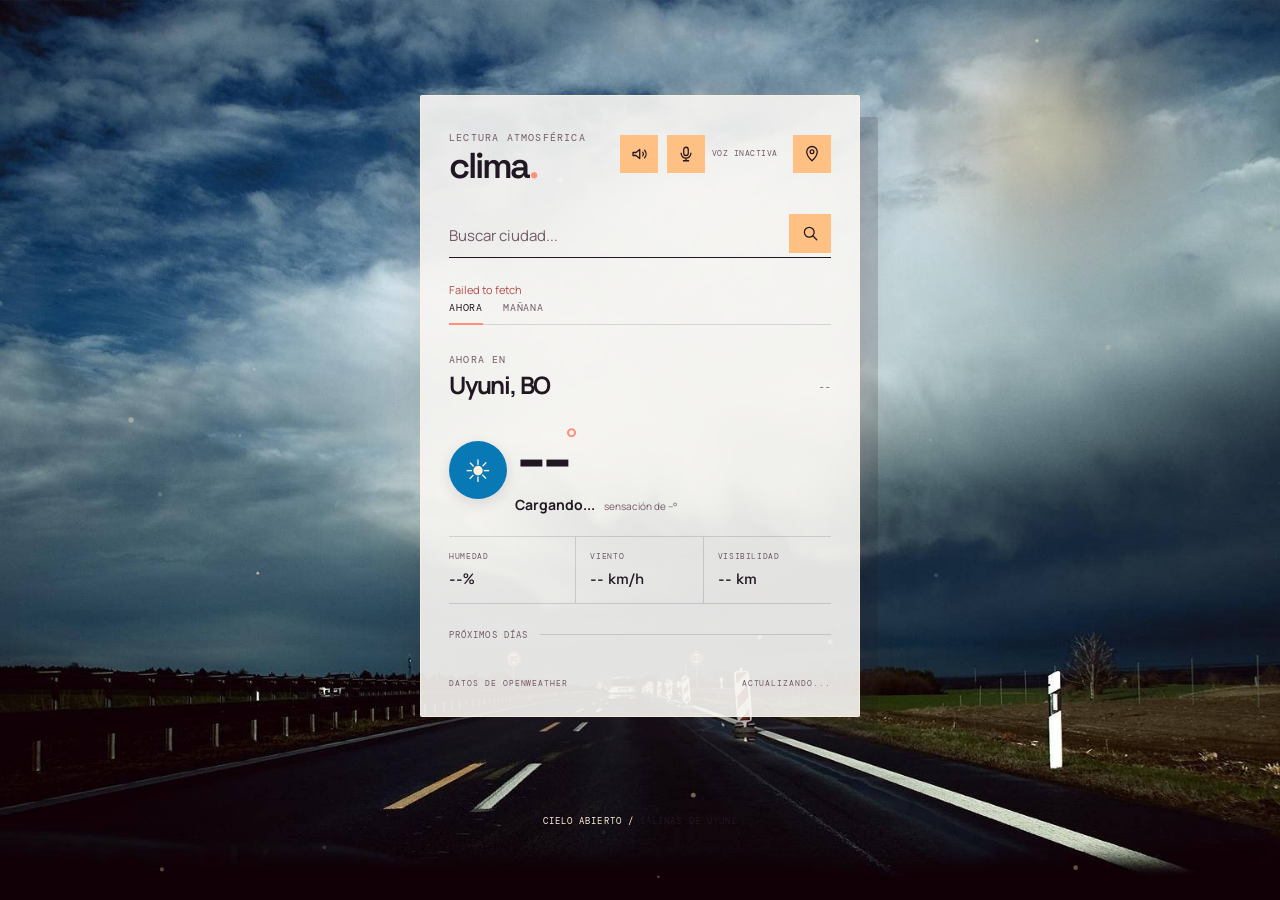
<file: clima/index.html>
<!doctype html>
<html lang="es">
  <head>
    <meta charset="UTF-8" />
    <meta name="viewport" content="width=device-width, initial-scale=1.0" />
    <meta name="theme-color" content="#0879b5" />
    <title>Clima · Uyuni</title>
    <link rel="preconnect" href="https://fonts.googleapis.com" />
    <link rel="preconnect" href="https://fonts.gstatic.com" crossorigin />
    <link href="https://fonts.googleapis.com/css2?family=DM+Mono:wght@400;500&family=Manrope:wght@400;500;600;700;800&family=Space+Grotesk:wght@400;500;600&display=swap" rel="stylesheet" />
    <link rel="stylesheet" href="styles.css" />
  </head>
  <body>
    <main class="weather-shell">
      <div class="sun-mark" aria-hidden="true"></div>
      <div class="weather-effects" id="weather-effects" aria-hidden="true">
        <canvas id="weather-canvas"></canvas>
      </div>
      <section class="weather-card" aria-labelledby="app-title">
        <header class="card-header">
          <div class="brand-lockup">
            <span class="brand-kicker">lectura atmosférica</span>
            <h1 id="app-title">clima<span>.</span></h1>
          </div>
          <div class="header-tools">
            <button class="sound-button" id="sound-button" type="button" aria-label="Activar sonido ambiente" title="Activar sonido ambiente">
              <svg viewBox="0 0 24 24" aria-hidden="true"><path d="M4 10v4h4l5 4V6l-5 4H4Z" /><path class="sound-wave" d="M17 9.5a4 4 0 0 1 0 5M19.5 7a7.5 7.5 0 0 1 0 10" /></svg>
            </button>
            <div class="voice-tool" id="voice-tool">
              <button class="voice-button" id="voice-button" type="button" aria-label="Activar comandos de voz" title="Activar comandos de voz">
                <svg viewBox="0 0 24 24" aria-hidden="true"><rect x="9" y="3" width="6" height="11" rx="3" /><path d="M5.5 11a6.5 6.5 0 0 0 13 0M12 18v3M8.5 21h7" /></svg>
              </button>
              <span class="voice-state" id="voice-state">voz inactiva</span>
            </div>
            <button class="location-button" id="location-button" type="button" aria-label="Usar mi ubicación" title="Usar mi ubicación">
              <svg viewBox="0 0 24 24" aria-hidden="true"><path d="M12 21s7-6.1 7-12a7 7 0 1 0-14 0c0 5.9 7 12 7 12Z" /><circle cx="12" cy="9" r="2.5" /></svg>
            </button>
          </div>
        </header>

        <form class="search-form" id="search-form" role="search">
          <label class="sr-only" for="city-input">Buscar ciudad</label>
          <input id="city-input" name="city" type="search" placeholder="Buscar ciudad..." autocomplete="off" />
          <button type="submit" aria-label="Buscar clima" title="Buscar clima">
            <svg viewBox="0 0 24 24" aria-hidden="true"><circle cx="11" cy="11" r="6.5" /><path d="m16 16 5 5" /></svg>
          </button>
        </form>

        <div class="status" id="status" role="status" aria-live="polite"></div>

        <div class="weather-tabs" role="tablist" aria-label="Vista del clima">
          <button class="weather-tab is-active" id="now-tab" type="button" role="tab" aria-selected="true" aria-controls="weather-content">Ahora</button>
          <button class="weather-tab" id="tomorrow-tab" type="button" role="tab" aria-selected="false" aria-controls="weather-content">Mañana</button>
        </div>

        <div class="weather-content" id="weather-content">
          <div class="place-row">
            <div>
              <p class="eyebrow" id="view-label">ahora en</p>
              <h2 id="city-name">Uyuni, BO</h2>
            </div>
            <p class="date" id="current-date">--</p>
          </div>

          <div class="main-reading">
            <div class="weather-icon" id="weather-icon" aria-hidden="true">☀</div>
            <div class="temperature-wrap">
              <span class="temperature" id="temperature">--</span><span class="degree">°</span>
            </div>
            <div class="condition-wrap">
              <p id="condition">Cargando...</p>
              <span id="feels-like">sensación de --°</span>
            </div>
          </div>

          <div class="metrics" aria-label="Detalles del clima">
            <div class="metric"><span>humedad</span><strong id="humidity">--%</strong></div>
            <div class="metric"><span>viento</span><strong id="wind">-- km/h</strong></div>
            <div class="metric"><span>visibilidad</span><strong id="visibility">-- km</strong></div>
          </div>

          <div class="forecast-heading"><span id="forecast-title">próximos días</span><span class="forecast-rule"></span></div>
          <div class="forecast" id="forecast" aria-label="Pronóstico de los próximos días"></div>
        </div>

        <footer class="card-footer">
          <span>datos de OpenWeather</span>
          <span id="updated-at">actualizando...</span>
        </footer>
      </section>
      <p class="page-note">cielo abierto / <span>salinas de uyuni</span></p>
      <audio id="ambient-audio" loop preload="metadata" src="sonido/C%C3%B3mo%20Est%C3%A1%20El%20Clima_%20%28Versi%C3%B3n%20T%C3%ADtere%29%20%20Canciones%20Infantiles.mp3"></audio>
    </main>
    <script src="app.js"></script>
  </body>
</html>
</file>
<file: clima/styles.css>
:root {
  --sky: #0879b5;
  --cyan: #55bdd6;
  --coral: #ff9077;
  --peach: #ffc084;
  --lilac: #b89aa8;
  --lavender: #ded2d4;
  --ink: #211722;
  --cream: #fff0dc;
  --paper: #f7f5f1;
  --muted: #735a68;
  --line: rgba(33, 23, 34, 0.15);
}

* { box-sizing: border-box; }

body {
  margin: 0;
  min-width: 320px;
  overflow-x: hidden;
  color: var(--ink);
  background: var(--sky);
  font-family: "Manrope", sans-serif;
}

button, input { font: inherit; }
button { cursor: pointer; }

.weather-shell {
  min-height: 100vh;
  position: relative;
  overflow: hidden;
  display: grid;
  place-items: center;
  padding: 56px 20px 34px;
  background: url("imagen/wp13019355.jpg") center / cover no-repeat;
}

.weather-effects {
  position: absolute;
  inset: 0;
  z-index: 0;
  pointer-events: none;
  overflow: hidden;
}

#weather-canvas {
  position: absolute;
  inset: 0;
  width: 100%;
  height: 100%;
  display: block;
  pointer-events: none;
}

.weather-shell::before {
  content: "";
  position: absolute;
  inset: 0;
  pointer-events: none;
  z-index: 0;
  opacity: 1;
  transition: background 1s ease, opacity 1s ease;
}

.weather-shell::after {
  content: "";
  position: absolute;
  inset: 0;
  pointer-events: none;
  z-index: 1;
  background: rgba(255, 252, 245, 0.8);
  opacity: 0;
  transition: opacity 0.08s ease;
}

.weather-shell.is-flash::after {
  opacity: 0.85;
}

/* Dynamic atmospheric overlays based on weather */
.weather-shell.is-clear-day::before {
  background: radial-gradient(ellipse at 85% 15%, rgba(255, 192, 132, 0.25) 0%, rgba(85, 189, 214, 0.1) 50%, rgba(8, 121, 181, 0.15) 100%);
}
.weather-shell.is-clear-night::before {
  background: radial-gradient(ellipse at 75% 20%, rgba(30, 45, 90, 0.65) 0%, rgba(10, 15, 30, 0.78) 100%);
}
.weather-shell.is-clouds::before {
  background: linear-gradient(180deg, rgba(140, 160, 180, 0.3) 0%, rgba(180, 195, 210, 0.18) 100%);
}
.weather-shell.is-rain::before {
  background: linear-gradient(180deg, rgba(20, 35, 55, 0.42) 0%, rgba(45, 65, 85, 0.28) 100%);
}
.weather-shell.is-thunderstorm::before {
  background: linear-gradient(180deg, rgba(15, 18, 30, 0.68) 0%, rgba(35, 30, 50, 0.5) 100%);
}
.weather-shell.is-snow::before {
  background: linear-gradient(180deg, rgba(190, 220, 245, 0.3) 0%, rgba(230, 240, 255, 0.18) 100%);
}
.weather-shell.is-mist::before {
  background: linear-gradient(180deg, rgba(215, 225, 235, 0.44) 0%, rgba(195, 205, 215, 0.32) 100%);
}

.sun-mark {
  display: none;
}

.weather-card {
  position: relative;
  z-index: 1;
  width: min(100%, 440px);
  min-width: 0;
  overflow: hidden;
  padding: 28px;
  border: 1px solid rgba(255, 240, 220, .75);
  border-radius: 2px;
  background: rgba(247, 245, 241, .91);
  box-shadow: 18px 22px 0 rgba(33, 23, 34, .17), 0 24px 60px rgba(33, 23, 34, .18);
  animation: card-in .7s cubic-bezier(.2, .8, .2, 1) both;
}

.card-header, .place-row, .card-footer, .forecast-heading { display: flex; align-items: center; justify-content: space-between; min-width: 0; }
.brand-lockup { min-width: 0; }
.header-tools { display: flex; align-items: center; gap: 9px; }
.brand-kicker, .eyebrow, .date, .metric span, .forecast-heading, .card-footer, .page-note {
  font-family: "DM Mono", monospace;
  text-transform: uppercase;
  letter-spacing: .12em;
  font-size: 10px;
}
.brand-kicker { color: var(--muted); }
h1 { margin: 4px 0 0; font-family: "Space Grotesk", sans-serif; font-size: 36px; line-height: .9; letter-spacing: -.06em; font-weight: 600; }
h1 span { color: var(--coral); }
.location-button, .voice-button, .sound-button, .search-form button { border: 0; display: grid; place-items: center; color: var(--ink); background: var(--peach); transition: transform .2s, background .2s; }
.location-button { width: 38px; height: 38px; }
.voice-button { width: 38px; height: 38px; }
.sound-button { width: 38px; height: 38px; }
.location-button:hover, .voice-button:hover, .sound-button:hover, .search-form button:hover { transform: translateY(-2px); background: var(--coral); }
.sound-button.is-on { color: var(--cream); background: var(--sky); }
.sound-button.is-on .sound-wave { animation: sound-wave 1.1s ease-in-out infinite; transform-origin: 17px 12px; }
.voice-tool { display: flex; align-items: center; gap: 7px; }
.voice-state { width: 72px; max-width: 72px; overflow-wrap: anywhere; color: var(--muted); font-family: "DM Mono", monospace; font-size: 8px; line-height: 1.15; text-transform: uppercase; letter-spacing: .06em; }
.voice-tool.is-listening .voice-button { color: var(--cream); background: var(--sky); animation: voice-pulse 1.3s ease-in-out infinite; }
.voice-tool.is-processing .voice-button { background: var(--cyan); }
.voice-tool.is-speaking .voice-button { background: var(--coral); }
.voice-button:focus-visible { outline: 2px solid var(--sky); outline-offset: 3px; }
svg { width: 18px; height: 18px; fill: none; stroke: currentColor; stroke-width: 1.7; stroke-linecap: round; stroke-linejoin: round; }

.search-form { display: flex; margin: 31px 0 24px; border-bottom: 1px solid var(--ink); }
.search-form input { min-width: 0; flex: 1; border: 0; outline: 0; padding: 11px 0; color: var(--ink); background: transparent; font-size: 15px; }
.search-form input::placeholder { color: var(--muted); }
.search-form button { width: 42px; height: 39px; margin-bottom: 4px; }
.status { min-height: 17px; color: #ae4d4b; font-size: 11px; }
.weather-tabs { display: flex; gap: 20px; margin: 2px 0 25px; border-bottom: 1px solid var(--line); }
.weather-tab {
  position: relative;
  border: 0;
  padding: 0 0 10px;
  color: var(--muted);
  background: transparent;
  font-family: "DM Mono", monospace;
  font-size: 10px;
  letter-spacing: .08em;
  text-transform: uppercase;
  transition: color 0.25s ease;
}
.weather-tab::after {
  content: "";
  position: absolute;
  right: 0;
  bottom: -1px;
  left: 0;
  height: 2px;
  background: transparent;
  transform: scaleX(0);
  transition: background-color 0.25s ease, transform 0.25s cubic-bezier(0.2, 0.8, 0.2, 1);
}
.weather-tab.is-active { color: var(--ink); }
.weather-tab.is-active::after {
  background: var(--coral);
  transform: scaleX(1);
}
.weather-tab:focus-visible { outline: 2px solid var(--sky); outline-offset: 4px; }

.weather-content {
  transition: opacity 0.25s cubic-bezier(0.2, 0.8, 0.2, 1), transform 0.25s cubic-bezier(0.2, 0.8, 0.2, 1);
  transform-origin: top center;
}
.weather-content.is-transitioning {
  opacity: 0;
  transform: translateY(6px) scale(0.985);
}

.place-row { align-items: end; padding-top: 3px; }
.eyebrow { margin: 0 0 7px; color: var(--muted); }
h2 { margin: 0; font-size: 24px; line-height: 1; letter-spacing: -.05em; }
.date { margin: 0 0 3px; color: var(--muted); font-size: 9px; }

.main-reading { display: grid; grid-template-columns: 66px 1fr; grid-template-rows: auto auto; align-items: center; padding: 30px 0 22px; }
.weather-icon {
  grid-row: span 2;
  width: 58px;
  height: 58px;
  display: grid;
  place-items: center;
  border-radius: 50%;
  color: var(--cream);
  background: var(--sky);
  font-size: 31px;
  line-height: 1;
  box-shadow: 0 4px 14px rgba(33, 23, 34, 0.12);
  transition: transform 0.4s cubic-bezier(0.2, 0.8, 0.2, 1), background 0.4s ease, box-shadow 0.4s ease;
}

/* Micro-animations tailored to condition */
.weather-icon.anim-sun {
  background: linear-gradient(135deg, #ff9077, #ffc084);
  animation: icon-sun-pulse 4s ease-in-out infinite alternate;
}
.weather-icon.anim-moon {
  background: linear-gradient(135deg, #252e4d, #49587e);
  animation: icon-moon-glow 4s ease-in-out infinite alternate;
}
.weather-icon.anim-cloud {
  background: linear-gradient(135deg, #6c8096, #96abba);
  animation: icon-cloud-drift 3.8s ease-in-out infinite;
}
.weather-icon.anim-rain {
  background: linear-gradient(135deg, #0879b5, #55bdd6);
  animation: icon-rain-bob 2.4s ease-in-out infinite;
}
.weather-icon.anim-snow {
  background: linear-gradient(135deg, #4f96ba, #a3d5e8);
  animation: icon-snow-wobble 3.5s ease-in-out infinite;
}
.weather-icon.anim-thunder {
  background: linear-gradient(135deg, #382c47, #684f7b);
  animation: icon-thunder-buzz 3s ease-in-out infinite;
}
.weather-icon.anim-mist {
  background: linear-gradient(135deg, #788b99, #b5c3cc);
  animation: icon-mist-wave 4s ease-in-out infinite;
}

.temperature-wrap { line-height: .8; }
.temperature { font-family: "Space Grotesk", sans-serif; font-size: 74px; font-weight: 500; letter-spacing: -.1em; }
.degree { vertical-align: top; font-family: "Space Grotesk", sans-serif; font-size: 29px; color: var(--coral); }
.condition-wrap { display: flex; align-items: baseline; gap: 9px; margin-top: 9px; }
.condition-wrap p { margin: 0; font-size: 14px; font-weight: 700; }
.condition-wrap span { color: var(--muted); font-size: 10px; }

.metrics { display: grid; grid-template-columns: repeat(3, 1fr); border-top: 1px solid var(--line); border-bottom: 1px solid var(--line); }
.metric { padding: 14px 8px 14px 0; border-right: 1px solid var(--line); }
.metric:not(:first-child) { padding-left: 14px; }
.metric:last-child { border: 0; }
.metric span { display: block; margin-bottom: 6px; color: var(--muted); font-size: 8px; letter-spacing: .08em; }
.metric strong { font-family: "Space Grotesk", sans-serif; font-size: 15px; font-weight: 500; }

.forecast-heading { justify-content: flex-start; gap: 12px; margin: 25px 0 12px; color: var(--muted); font-size: 9px; }
.forecast-rule { display: block; flex: 1; height: 1px; background: var(--line); }
.forecast { display: grid; grid-template-columns: repeat(4, minmax(0, 1fr)); gap: 5px; min-width: 0; }
.forecast.is-hourly { grid-template-columns: repeat(4, minmax(0, 1fr)); overflow: hidden; padding-bottom: 0; }
.forecast-day {
  min-width: 0;
  padding: 10px 6px;
  text-align: center;
  overflow: hidden;
  background: var(--lavender);
  transition: transform 0.22s cubic-bezier(0.2, 0.8, 0.2, 1), box-shadow 0.22s ease;
  animation: forecast-card-in 0.4s cubic-bezier(0.2, 0.8, 0.2, 1) both;
}
.forecast-day:hover {
  transform: translateY(-2px);
  box-shadow: 0 4px 10px rgba(33, 23, 34, 0.12);
}
.forecast-day:nth-child(1) { animation-delay: 0.04s; }
.forecast-day:nth-child(2) { animation-delay: 0.08s; }
.forecast-day:nth-child(3) { animation-delay: 0.12s; }
.forecast-day:nth-child(4) { animation-delay: 0.16s; }
.forecast-day:nth-child(2n) { background: var(--peach); }
.forecast-day span { display: block; font-family: "DM Mono", monospace; font-size: 9px; }
.forecast-day .forecast-icon { margin: 7px 0; font-size: 18px; transition: transform 0.2s ease; }
.forecast-day:hover .forecast-icon { transform: scale(1.15); }
.forecast-day strong { font-family: "Space Grotesk", sans-serif; font-size: 16px; font-weight: 500; }
.forecast-day small { display: block; min-width: 0; color: var(--muted); font-size: 10px; }
.hourly-day small { min-height: 24px; overflow-wrap: anywhere; font-size: 8px; line-height: 1.15; }

.card-footer { margin-top: 25px; color: var(--muted); font-size: 8px; }
.page-note { position: relative; z-index: 1; margin: 19px 0 0; color: var(--cream); font-size: 9px; }
.page-note span { color: var(--ink); }
.sr-only { position: absolute; width: 1px; height: 1px; padding: 0; margin: -1px; overflow: hidden; clip: rect(0, 0, 0, 0); white-space: nowrap; border: 0; }

@keyframes card-in { from { opacity: 0; transform: translateY(16px); } to { opacity: 1; transform: translateY(0); } }
@keyframes forecast-card-in { from { opacity: 0; transform: translateY(8px); } to { opacity: 1; transform: translateY(0); } }
@keyframes voice-pulse { 50% { box-shadow: 0 0 0 5px rgba(8, 121, 181, .18); } }
@keyframes sound-wave { 50% { opacity: .45; } }

/* Micro-animations keyframes */
@keyframes icon-sun-pulse {
  0% { transform: scale(1) rotate(0deg); box-shadow: 0 0 10px rgba(255, 144, 119, 0.35); }
  50% { transform: scale(1.08) rotate(12deg); box-shadow: 0 0 22px rgba(255, 192, 132, 0.7); }
  100% { transform: scale(1) rotate(24deg); box-shadow: 0 0 10px rgba(255, 144, 119, 0.35); }
}
@keyframes icon-moon-glow {
  0%, 100% { transform: scale(1); box-shadow: 0 0 8px rgba(184, 154, 168, 0.3); }
  50% { transform: scale(1.05) translateY(-2px); box-shadow: 0 0 18px rgba(222, 210, 212, 0.55); }
}
@keyframes icon-cloud-drift {
  0%, 100% { transform: translateY(0); }
  50% { transform: translateY(-4px); }
}
@keyframes icon-rain-bob {
  0%, 100% { transform: translateY(0) scale(1); }
  35% { transform: translateY(-3px) scale(1.03); }
  70% { transform: translateY(2px) scale(0.97); }
}
@keyframes icon-snow-wobble {
  0%, 100% { transform: rotate(0deg) translateY(0); }
  33% { transform: rotate(6deg) translateY(-2px); }
  66% { transform: rotate(-6deg) translateY(1px); }
}
@keyframes icon-thunder-buzz {
  0%, 88%, 100% { transform: scale(1); box-shadow: 0 0 8px rgba(115, 90, 104, 0.3); }
  90% { transform: scale(1.1) rotate(-4deg); box-shadow: 0 0 24px rgba(255, 240, 220, 0.85); }
  92% { transform: scale(1.05) rotate(4deg); }
  94% { transform: scale(1.1) rotate(0deg); }
}
@keyframes icon-mist-wave {
  0%, 100% { transform: translateX(0); opacity: 0.95; }
  50% { transform: translateX(3px); opacity: 0.8; }
}

@media (max-width: 480px) {
  .weather-shell { padding: 28px 13px 24px; }
  .weather-card { padding: 23px 19px; }
  .sun-mark { right: -25px; top: 4vh; }
  .forecast.is-hourly { grid-template-columns: repeat(2, minmax(0, 1fr)); }
}
@media (prefers-reduced-motion: reduce) { *, *::before, *::after { animation-duration: .01ms !important; transition-duration: .01ms !important; } }
</file>
